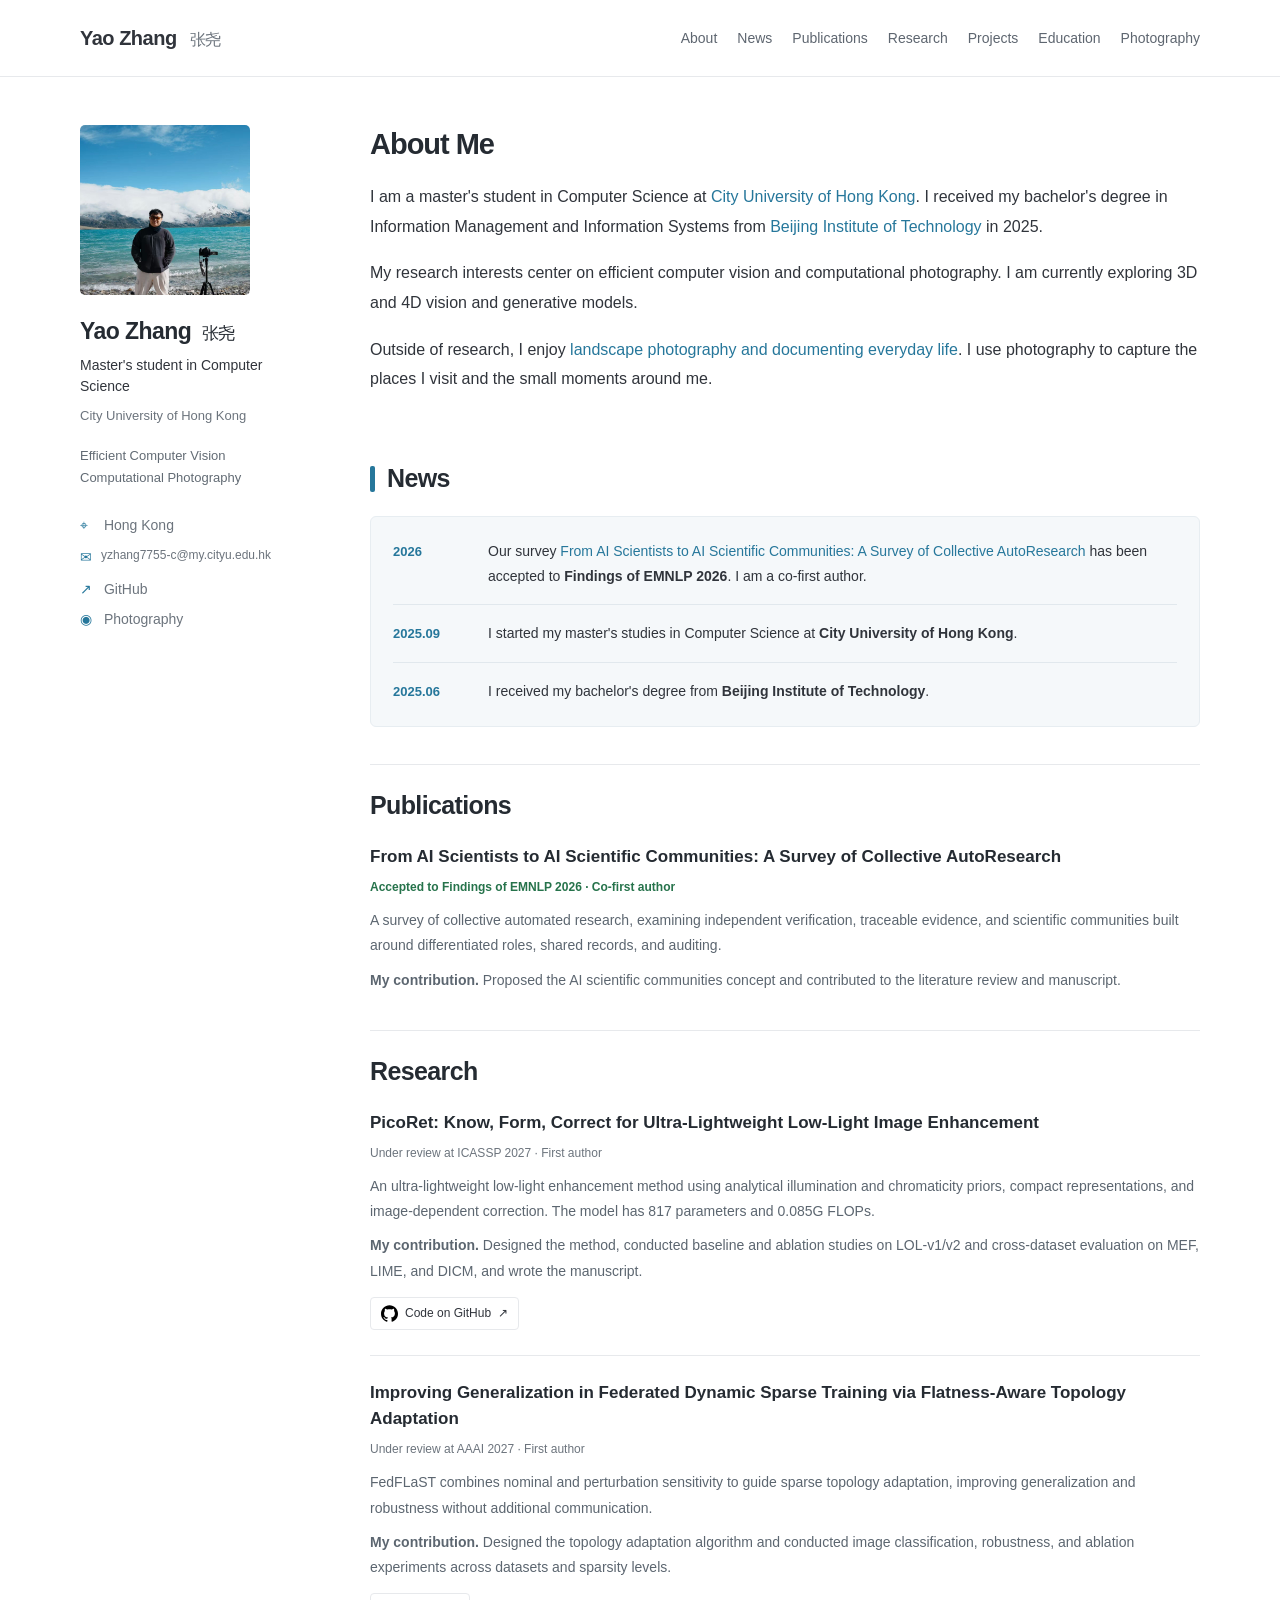
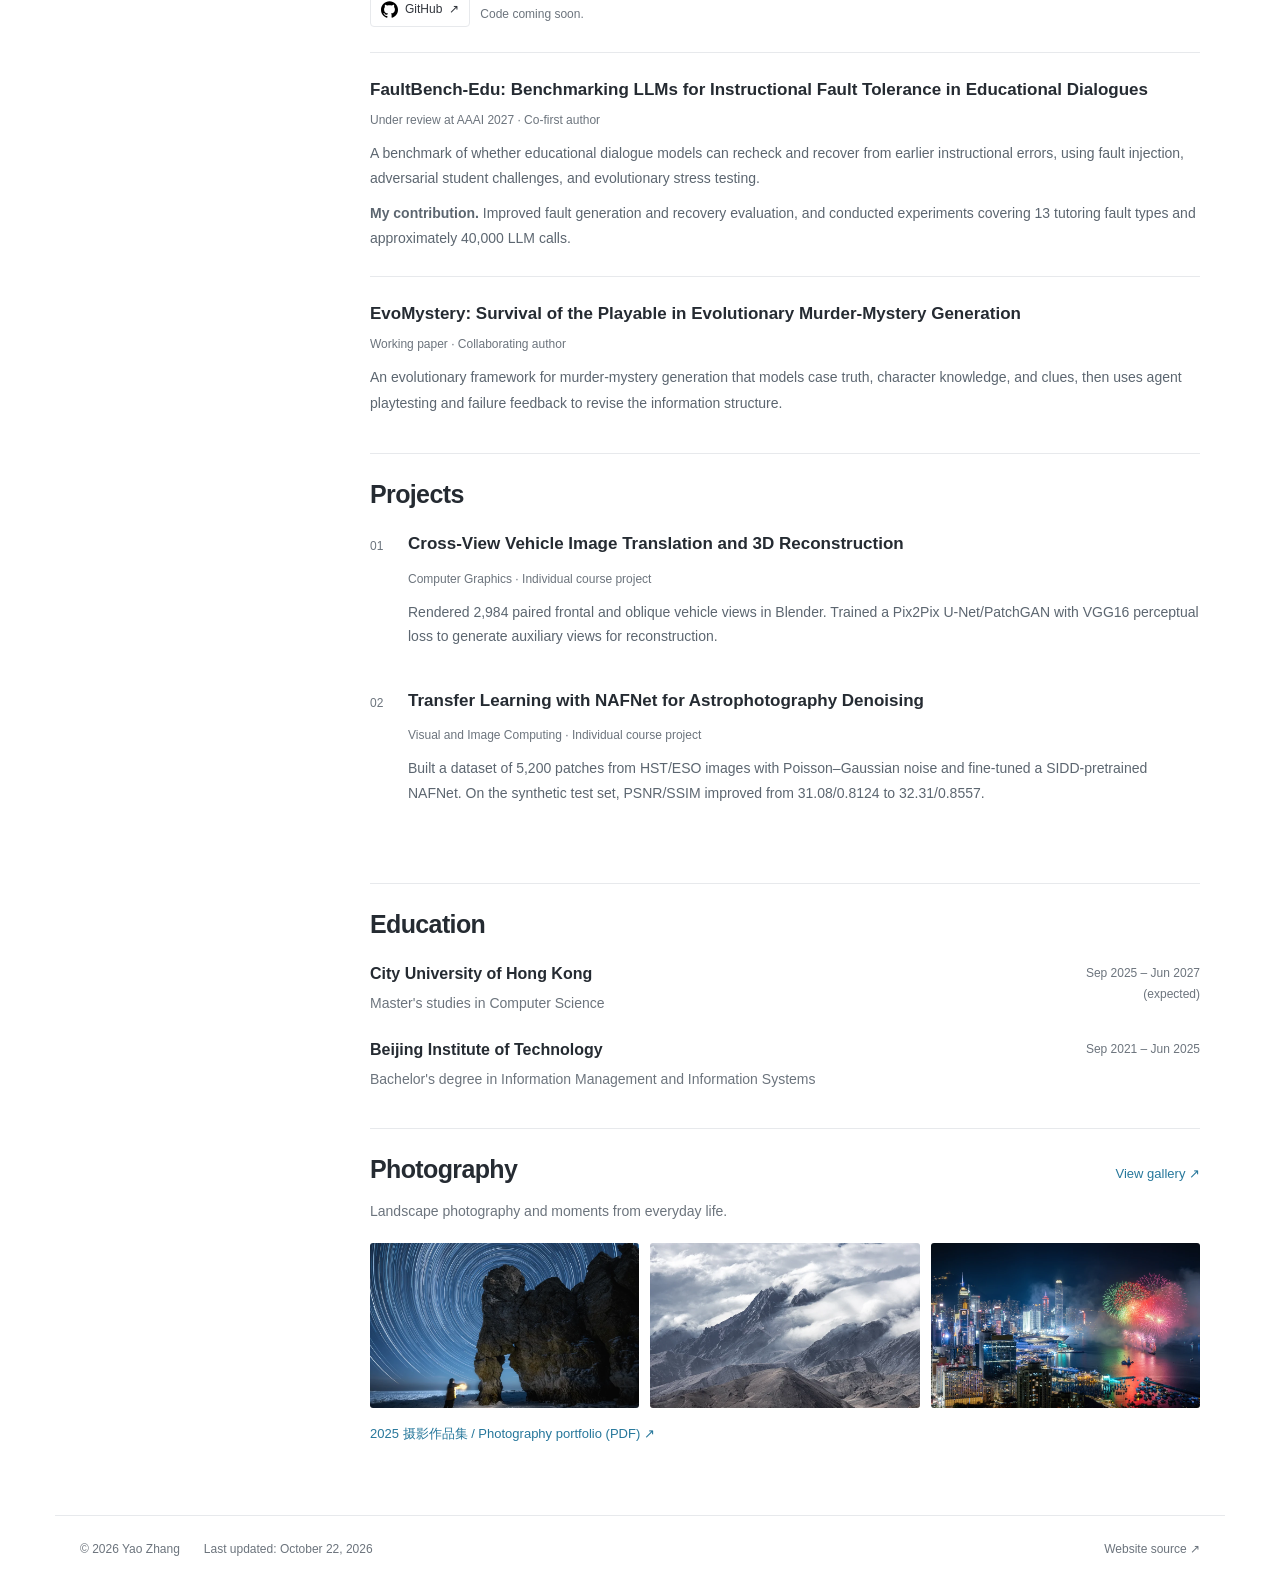
<file: index.html>
<!DOCTYPE html>

<html lang="en">
<head>
<meta charset="utf-8"/>
<meta content="width=device-width,initial-scale=1" name="viewport"/>
<meta content="Yao Zhang, master's student in Computer Science at City University of Hong Kong. Efficient computer vision and computational photography." name="description"/>
<meta content="#ffffff" name="theme-color"/>
<title>Homepage · Yao Zhang</title>
<link href="./assets/favicon.svg" rel="icon" type="image/svg+xml"/>
<link href="./assets/css/academic.css?v=20261022-photo-intro" rel="stylesheet"/>
</head>
<body>
<a class="skip" href="#main">Skip to content</a>
<header class="site-header"><div class="header-inner"><a class="brand" href="./">Yao Zhang <span lang="zh-CN">张尧</span></a><nav aria-label="Main navigation"><a href="#about">About</a><a href="#news">News</a><a href="#publications">Publications</a><a href="#research">Research</a><a href="#projects">Projects</a><a href="#education">Education</a><a href="./photography/?v=20261022-black">Photography</a></nav></div></header>
<div class="academic-layout">
<aside aria-label="Personal information" class="profile">
<a aria-label="Yao Zhang homepage" href="./"><img alt="Yao Zhang beside a mountain lake with his camera" class="portrait portrait-lifestyle" decoding="async" height="170" loading="eager" src="./assets/yao-zhang-outdoors.jpg?v=20261022-photo" width="170"/></a>
<h2>Yao Zhang <span lang="zh-CN">张尧</span></h2>
<p class="profile-role">Master's student in Computer Science</p>
<p class="affiliation">City University of Hong Kong</p>
<p class="profile-interests">Efficient Computer Vision<br/>Computational Photography</p>
<ul class="profile-links"><li><span aria-hidden="true">⌖</span> Hong Kong</li><li><a class="profile-email" href="mailto:yzhang7755-c@my.cityu.edu.hk"><span aria-hidden="true" class="email-symbol">✉</span><span class="email-address">yzhang7755-c@my.cityu.edu.hk</span></a></li><li><a href="https://github.com/Chris-yz888"><span aria-hidden="true">↗</span> GitHub</a></li><li><a href="./photography/?v=20261022-black"><span aria-hidden="true">◉</span> Photography</a></li></ul>
</aside>
<main id="main"><section class="academic-intro" id="about"><h1>About Me</h1>
<p>I am a master's student in Computer Science at <a href="https://www.cityu.edu.hk/">City University of Hong Kong</a>. I received my bachelor's degree in Information Management and Information Systems from <a href="https://english.bit.edu.cn/">Beijing Institute of Technology</a> in 2025.</p>
<p>My research interests center on efficient computer vision and computational photography. I am currently exploring 3D and 4D vision and generative models.</p>
<p>Outside of research, I enjoy <a href="./photography/?v=20261022-black">landscape photography and documenting everyday life</a>. I use photography to capture the places I visit and the small moments around me.</p></section><section aria-labelledby="news-title" class="content-section news-section" id="news">
<h2 id="news-title">News</h2>
<ul class="news-list">
<li><span class="news-date">2026</span><p>Our survey <a href="#collective-autoresearch">From AI Scientists to AI Scientific Communities: A Survey of Collective AutoResearch</a> has been accepted to <strong>Findings of EMNLP 2026</strong>. I am a co-first author.</p></li>
<li><time class="news-date" datetime="2025-09">2025.09</time><p>I started my master's studies in Computer Science at <strong>City University of Hong Kong</strong>.</p></li>
<li><time class="news-date" datetime="2025-06">2025.06</time><p>I received my bachelor's degree from <strong>Beijing Institute of Technology</strong>.</p></li>
</ul></section><section class="content-section" id="publications"><h2>Publications</h2><article class="publication" id="collective-autoresearch"><div><h3>From AI Scientists to AI Scientific Communities: A Survey of Collective AutoResearch</h3><small class="publication-status accepted">Accepted to Findings of EMNLP 2026 · Co-first author</small><p>A survey of collective automated research, examining independent verification, traceable evidence, and scientific communities built around differentiated roles, shared records, and auditing.</p><p><strong>My contribution.</strong> Proposed the AI scientific communities concept and contributed to the literature review and manuscript.</p></div></article></section><section class="content-section" id="research"><h2>Research</h2><article class="publication" id="picoret"><div><h3>PicoRet: Know, Form, Correct for Ultra-Lightweight Low-Light Image Enhancement</h3><small class="publication-status">Under review at ICASSP 2027 · First author</small><p>An ultra-lightweight low-light enhancement method using analytical illumination and chromaticity priors, compact representations, and image-dependent correction. The model has 817 parameters and 0.085G FLOPs.</p><p><strong>My contribution.</strong> Designed the method, conducted baseline and ablation studies on LOL-v1/v2 and cross-dataset evaluation on MEF, LIME, and DICM, and wrote the manuscript.</p><p class="research-code"><a aria-label="PicoRet source code on GitHub" class="github-code" href="https://github.com/Chris-yz888/PicoRet" rel="noopener noreferrer" target="_blank"><img alt="" height="17" src="./assets/icons/github.svg" width="17"/><span>Code on GitHub</span><span aria-hidden="true">↗</span></a></p></div></article><article class="publication" id="fedflast"><div><h3>Improving Generalization in Federated Dynamic Sparse Training via Flatness-Aware Topology Adaptation</h3><small class="publication-status">Under review at AAAI 2027 · First author</small><p>FedFLaST combines nominal and perturbation sensitivity to guide sparse topology adaptation, improving generalization and robustness without additional communication.</p><p><strong>My contribution.</strong> Designed the topology adaptation algorithm and conducted image classification, robustness, and ablation experiments across datasets and sparsity levels.</p><p class="research-code"><a aria-label="FedFLaST repository on GitHub" class="github-code" href="https://github.com/Chris-yz888/FedFLaST" rel="noopener noreferrer" target="_blank"><img alt="" height="17" src="./assets/icons/github.svg" width="17"/><span>GitHub</span><span aria-hidden="true">↗</span></a><span class="code-note">Code coming soon.</span></p></div></article><article class="publication"><div><h3>FaultBench-Edu: Benchmarking LLMs for Instructional Fault Tolerance in Educational Dialogues</h3><small class="publication-status">Under review at AAAI 2027 · Co-first author</small><p>A benchmark of whether educational dialogue models can recheck and recover from earlier instructional errors, using fault injection, adversarial student challenges, and evolutionary stress testing.</p><p><strong>My contribution.</strong> Improved fault generation and recovery evaluation, and conducted experiments covering 13 tutoring fault types and approximately 40,000 LLM calls.</p></div></article><article class="publication"><div><h3>EvoMystery: Survival of the Playable in Evolutionary Murder-Mystery Generation</h3><small class="publication-status">Working paper · Collaborating author</small><p>An evolutionary framework for murder-mystery generation that models case truth, character knowledge, and clues, then uses agent playtesting and failure feedback to revise the information structure.</p></div></article></section><section class="content-section" id="projects"><h2>Projects</h2><article class="project"><span class="project-index">01</span><div><h3>Cross-View Vehicle Image Translation and 3D Reconstruction</h3><small>Computer Graphics · Individual course project</small><p>Rendered 2,984 paired frontal and oblique vehicle views in Blender. Trained a Pix2Pix U-Net/PatchGAN with VGG16 perceptual loss to generate auxiliary views for reconstruction.</p></div></article><article class="project"><span class="project-index">02</span><div><h3>Transfer Learning with NAFNet for Astrophotography Denoising</h3><small>Visual and Image Computing · Individual course project</small><p>Built a dataset of 5,200 patches from HST/ESO images with Poisson–Gaussian noise and fine-tuned a SIDD-pretrained NAFNet. On the synthetic test set, PSNR/SSIM improved from 31.08/0.8124 to 32.31/0.8557.</p></div></article></section><section class="content-section" id="education"><h2>Education</h2>
<div class="education-entry"><div><h3>City University of Hong Kong</h3><p>Master's studies in Computer Science</p></div><span>Sep 2025 – Jun 2027<br/>(expected)</span></div>
<div class="education-entry"><div><h3>Beijing Institute of Technology</h3><p>Bachelor's degree in Information Management and Information Systems</p></div><span>Sep 2021 – Jun 2025</span></div></section>
<section class="content-section"><div class="section-heading"><h2>Photography</h2><a href="./photography/?v=20261022-black">View gallery ↗</a></div><p>Landscape photography and moments from everyday life.</p><div class="photo-preview"><a href="./photography/?v=20261022-black"><img alt="Star trails above a rock formation and a photographer" loading="lazy" src="./assets/photos/collection-1ac95fd38c33-thumb.webp"/></a><a href="./photography/?v=20261022-black"><img alt="Clouds winding between sharp mountain peaks" loading="lazy" src="./assets/photos/collection-117925407a28-thumb.webp"/></a><a href="./photography/?v=20261022-black"><img alt="Fireworks lighting up the city waterfront" loading="lazy" src="./assets/photos/collection-c876d3eb8f6c-thumb.webp"/></a></div><p class="portfolio-home"><a href="./assets/Yao-Zhang-Photography-2025.pdf" rel="noopener noreferrer" target="_blank">2025 摄影作品集 / Photography portfolio (PDF) ↗</a></p></section></main>
</div>
<footer class="footer"><span>© <span id="year">2026</span> Yao Zhang</span><span class="site-updated">Last updated: <time datetime="2026-10-22">October 22, 2026</time></span><a href="https://github.com/Chris-yz888/Chris-yz888.github.io">Website source ↗</a></footer>
<script defer="" src="./assets/js/main.js"></script>
</body></html>
</file>
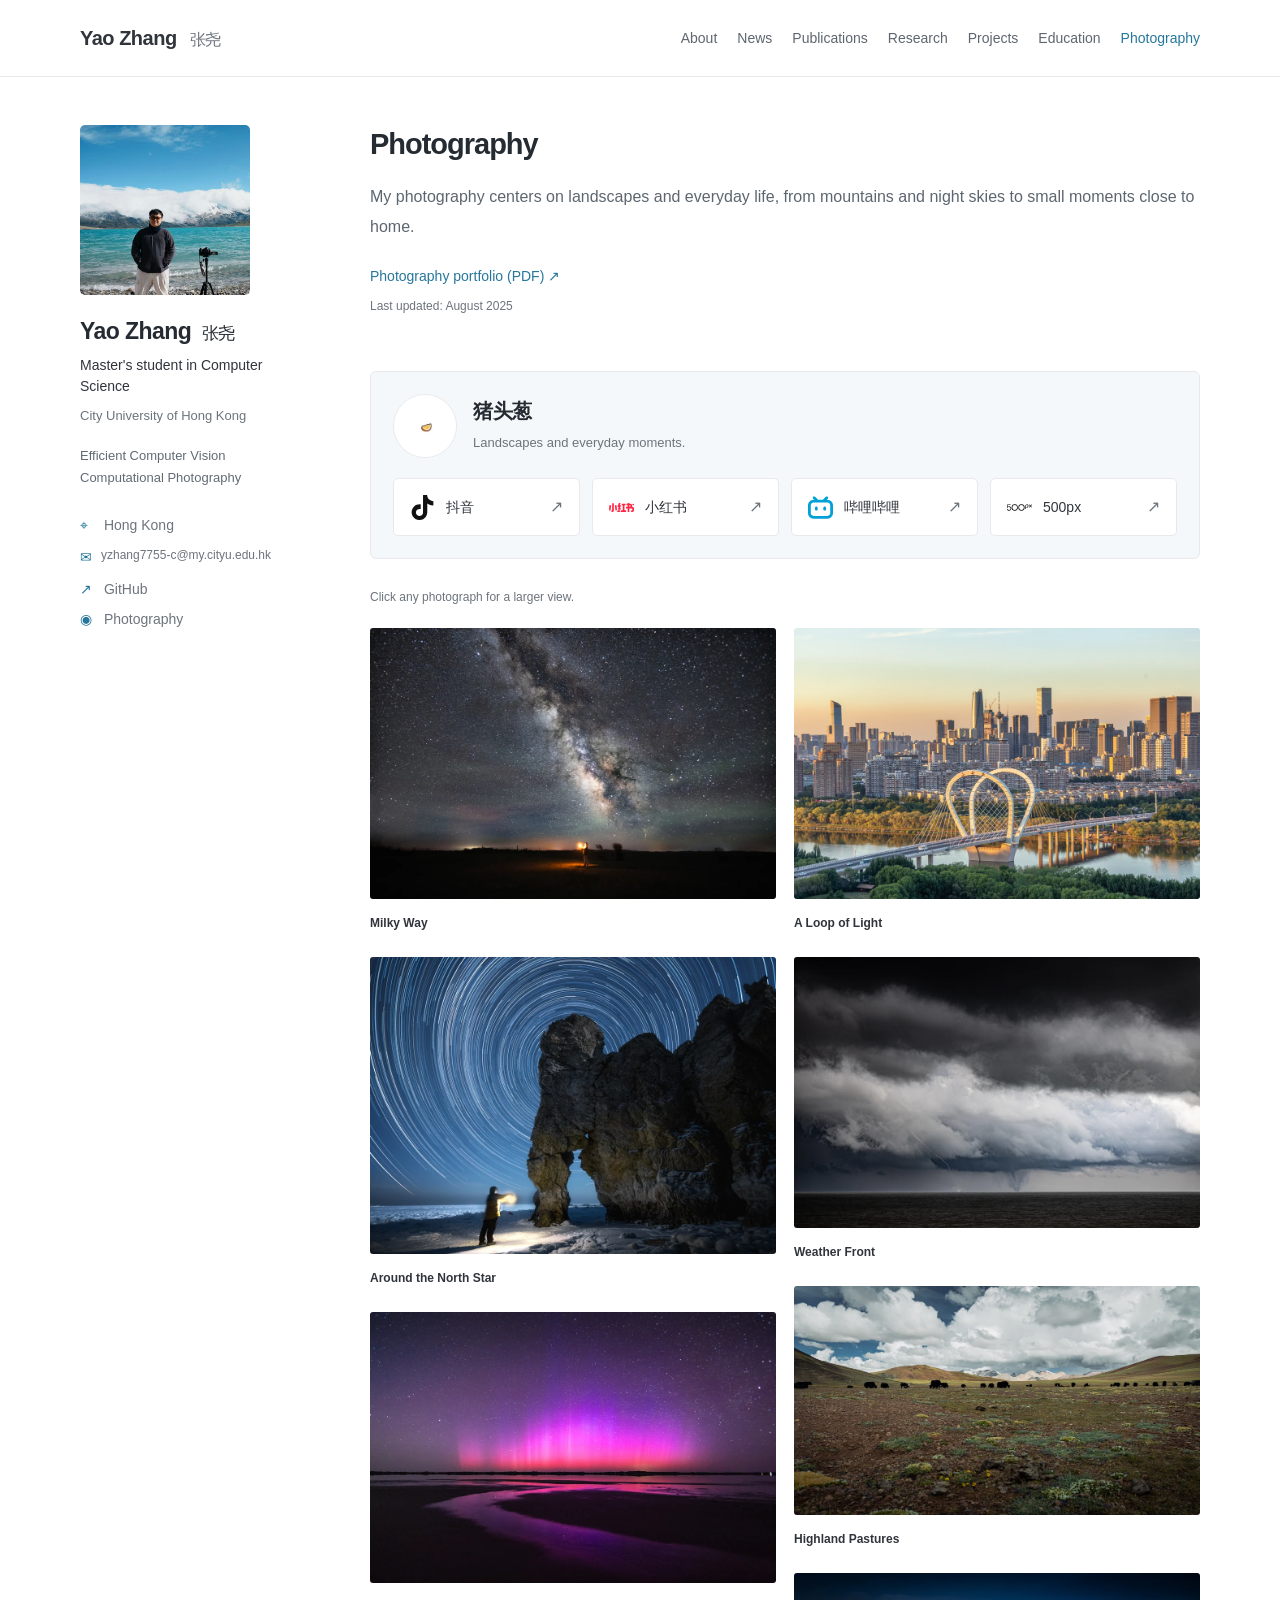
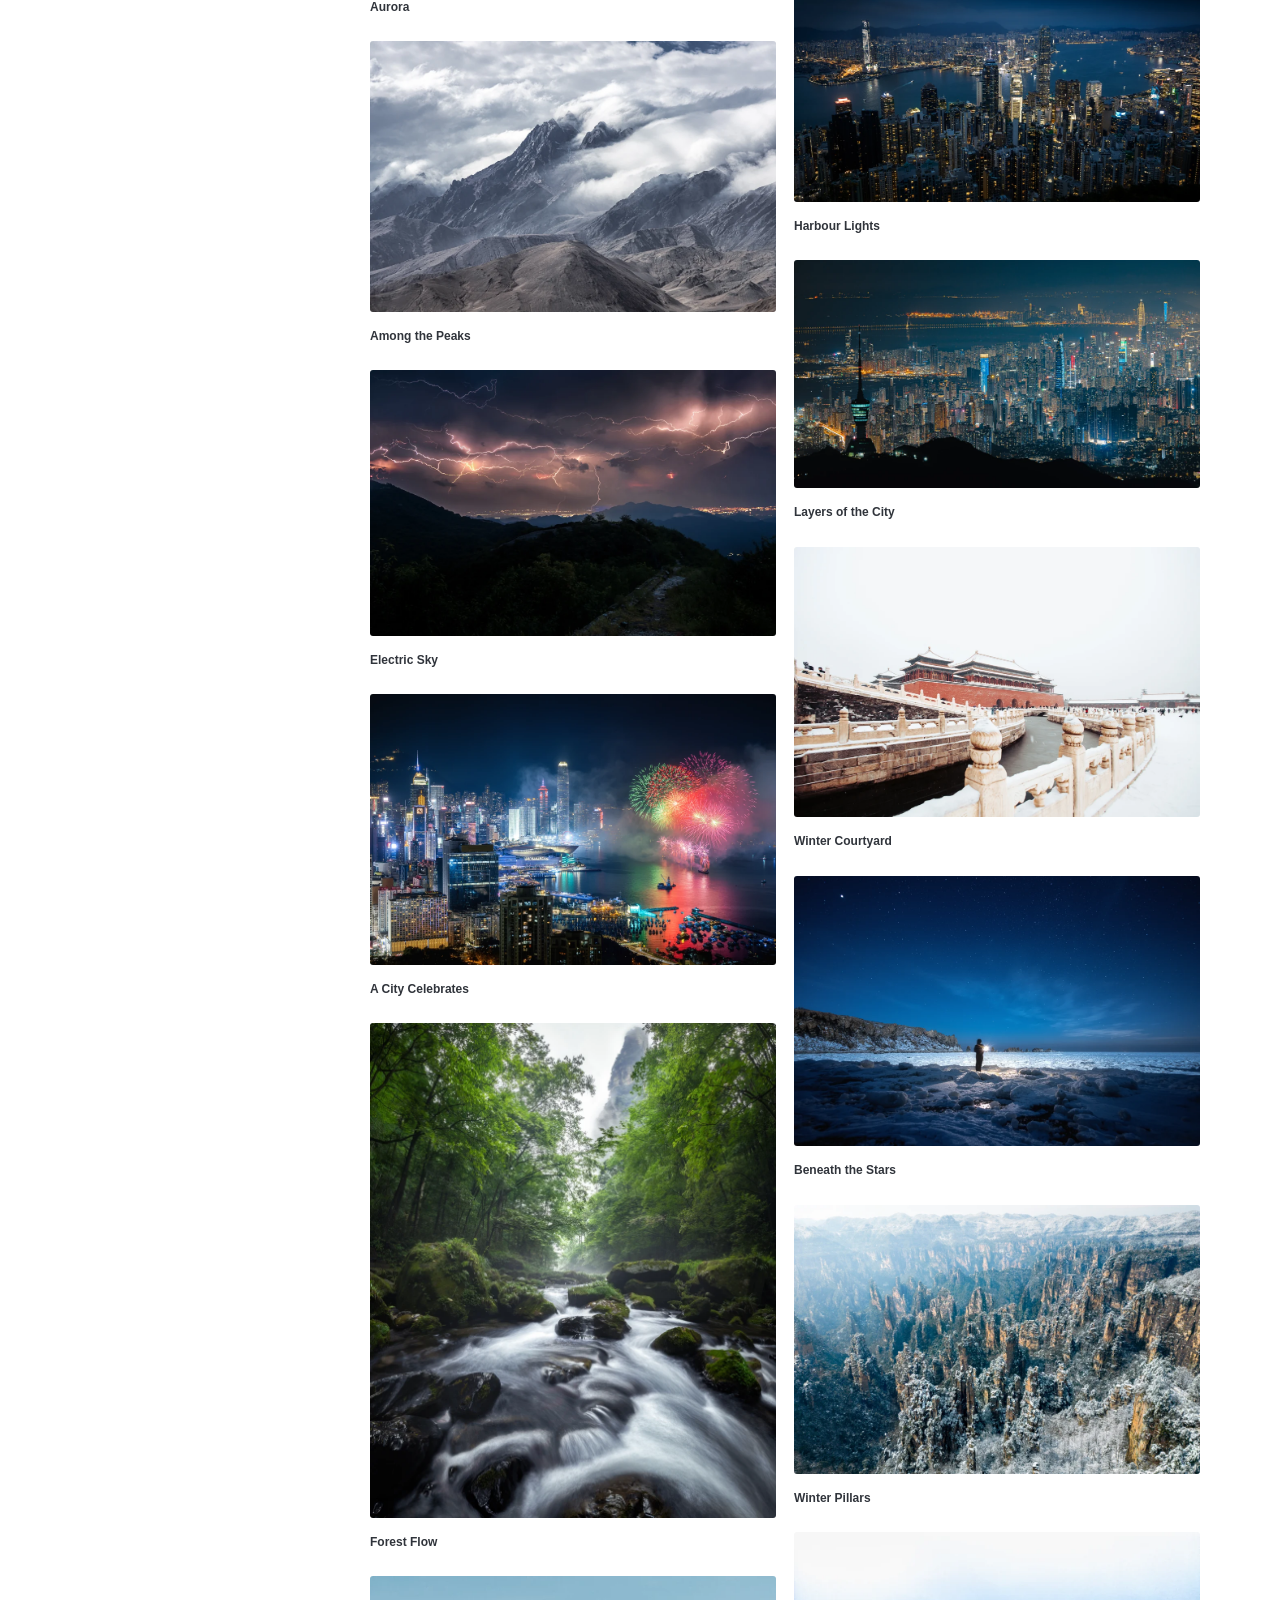
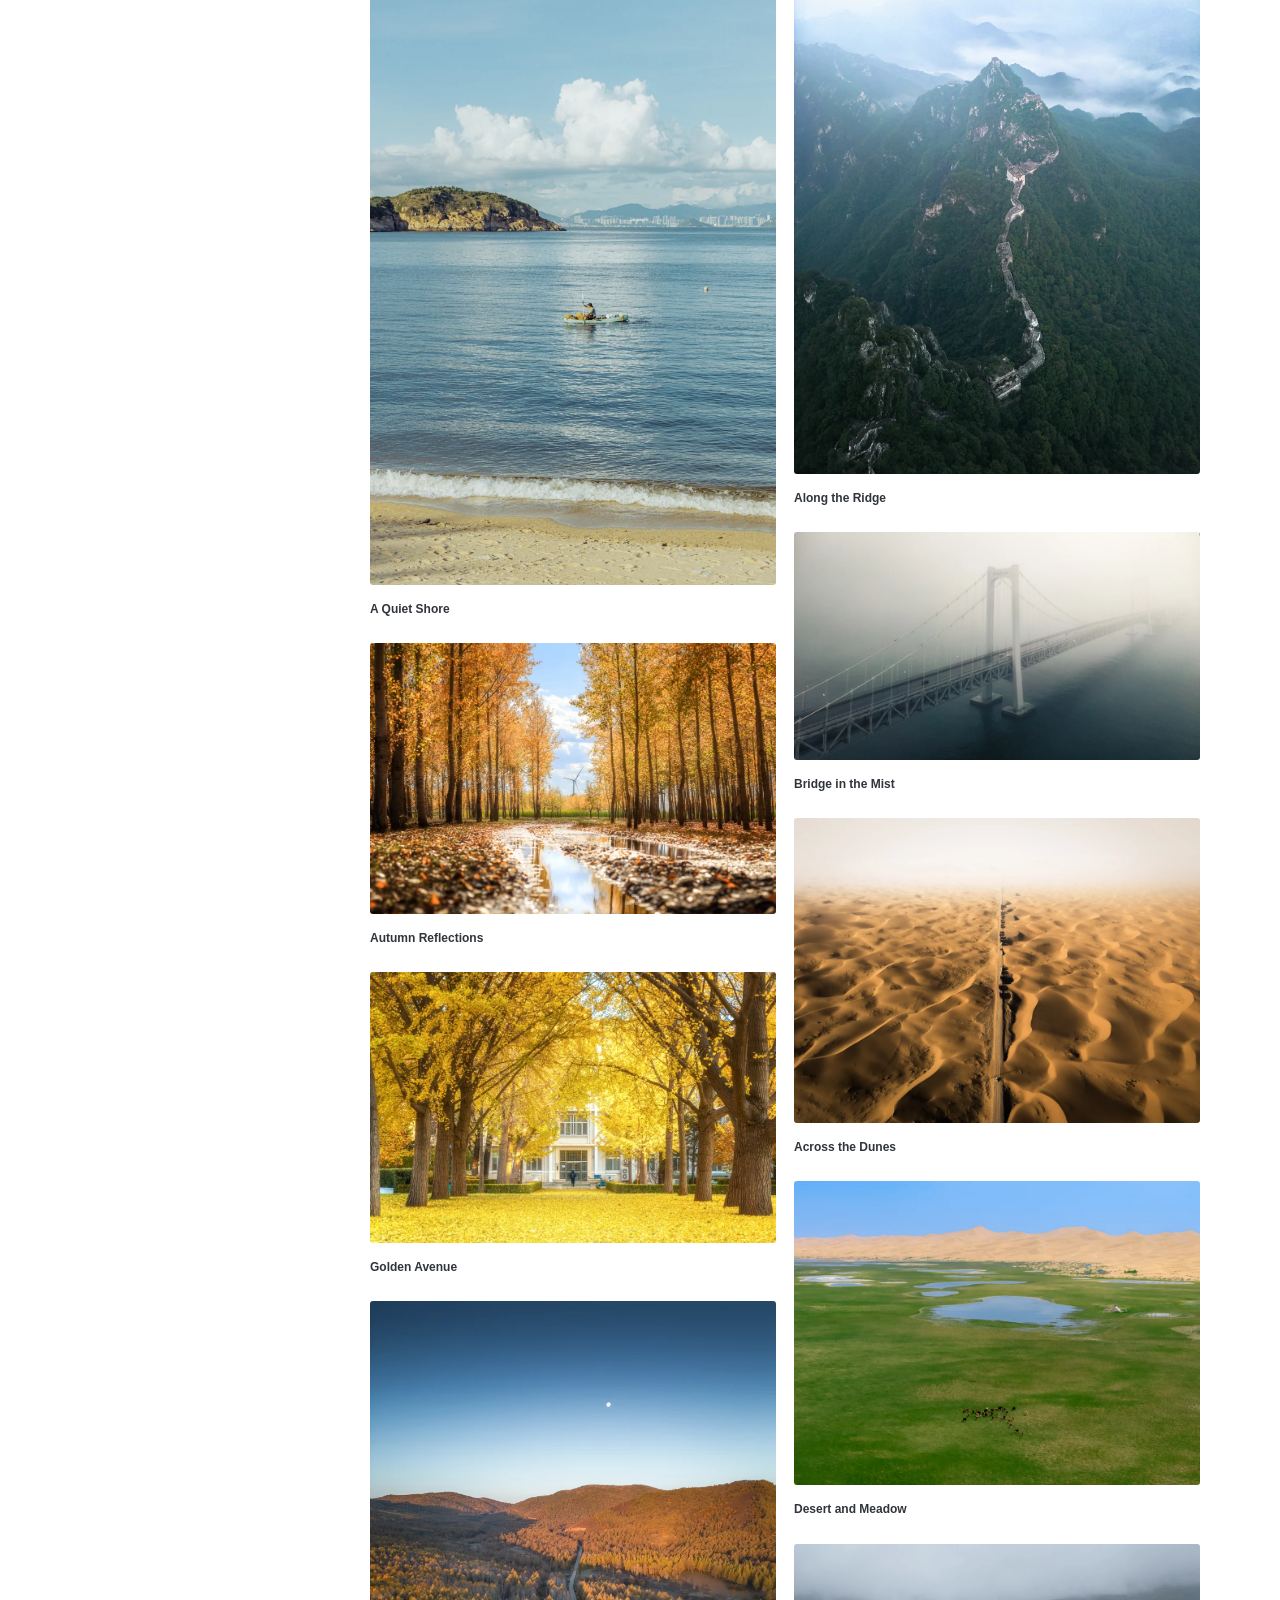
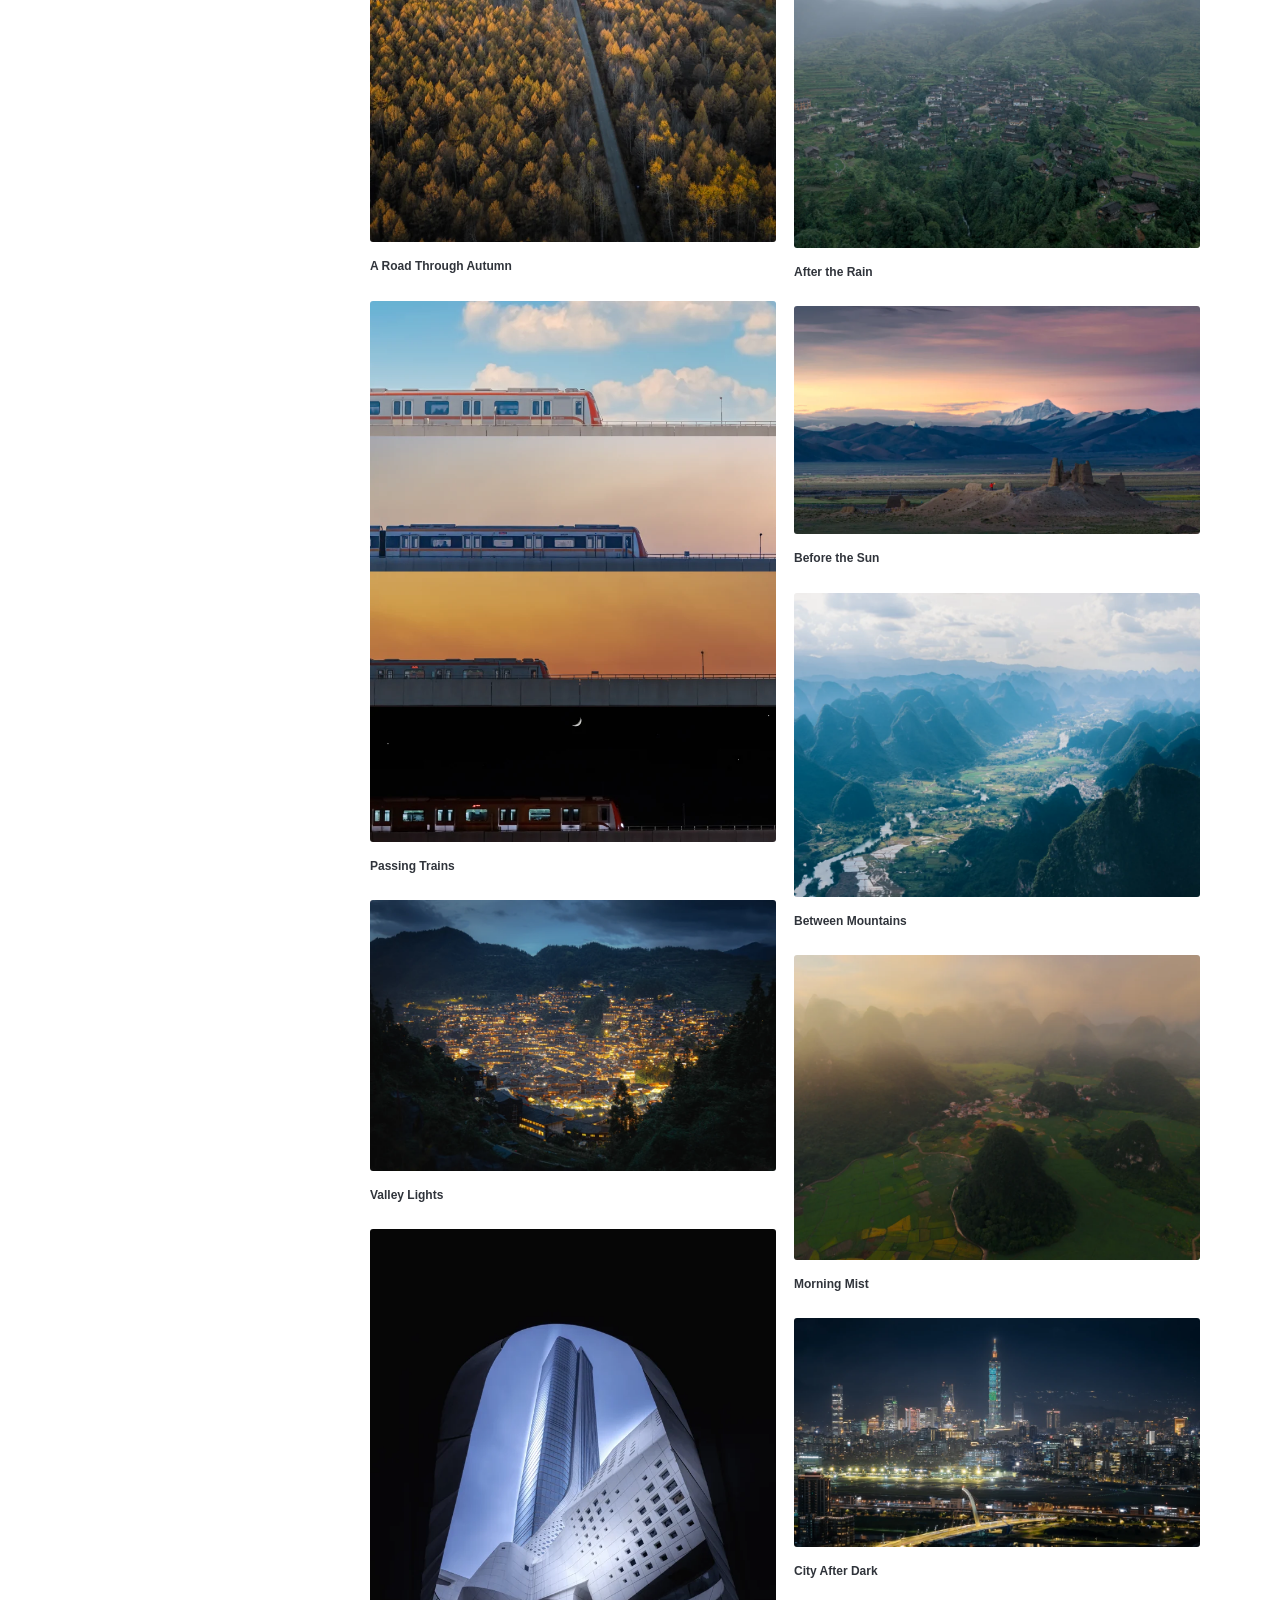
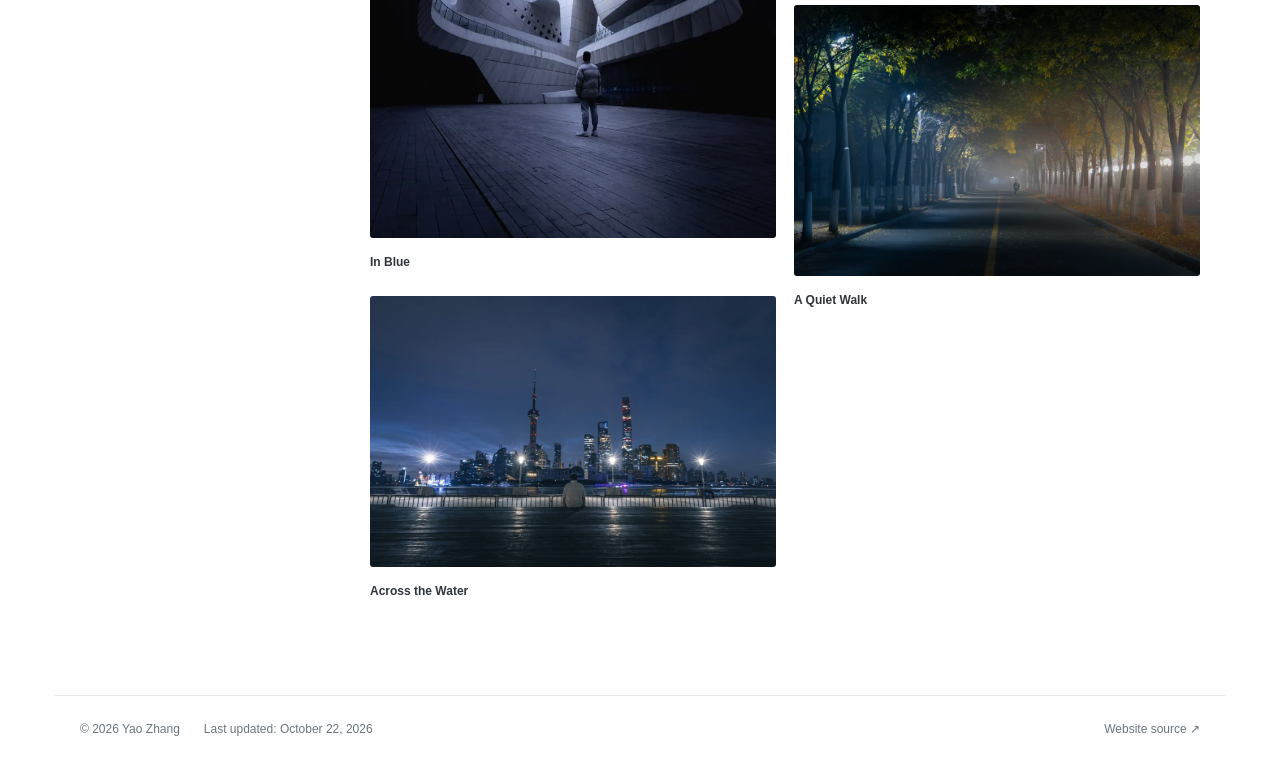
<file: photography/index.html>
<!DOCTYPE html>

<html lang="en">
<head>
<meta charset="utf-8"/>
<meta content="width=device-width,initial-scale=1" name="viewport"/>
<meta content="Landscape photography and moments from everyday life by Yao Zhang." name="description"/>
<meta content="#ffffff" name="theme-color"/>
<title>Photography · Yao Zhang</title>
<link href="../assets/favicon.svg" rel="icon" type="image/svg+xml"/>
<link href="../assets/css/academic.css?v=20261022-social-four" rel="stylesheet"/>
</head>
<body>
<a class="skip" href="#main">Skip to content</a>
<header class="site-header"><div class="header-inner"><a class="brand" href="../">Yao Zhang <span lang="zh-CN">张尧</span></a><nav aria-label="Main navigation"><a href="../#about">About</a><a href="../#news">News</a><a href="../#publications">Publications</a><a href="../#research">Research</a><a href="../#projects">Projects</a><a href="../#education">Education</a><a aria-current="page" href="../photography/">Photography</a></nav></div></header>
<div class="academic-layout">
<aside aria-label="Personal information" class="profile">
<a aria-label="Yao Zhang homepage" href="../"><img alt="Yao Zhang beside a mountain lake with his camera" class="portrait portrait-lifestyle" decoding="async" height="170" loading="eager" src="../assets/yao-zhang-outdoors.jpg?v=20261022-photo" width="170"/></a>
<h2>Yao Zhang <span lang="zh-CN">张尧</span></h2>
<p class="profile-role">Master's student in Computer Science</p>
<p class="affiliation">City University of Hong Kong</p>
<p class="profile-interests">Efficient Computer Vision<br/>Computational Photography</p>
<ul class="profile-links"><li><span aria-hidden="true">⌖</span> Hong Kong</li><li><a class="profile-email" href="mailto:yzhang7755-c@my.cityu.edu.hk"><span aria-hidden="true" class="email-symbol">✉</span><span class="email-address">yzhang7755-c@my.cityu.edu.hk</span></a></li><li><a href="https://github.com/Chris-yz888"><span aria-hidden="true">↗</span> GitHub</a></li><li><a href="../photography/"><span aria-hidden="true">◉</span> Photography</a></li></ul>
</aside>
<main id="main"><section class="photo-introduction"><h1>Photography</h1><p>My photography centers on landscapes and everyday life, from mountains and night skies to small moments close to home.</p><p class="portfolio-line"><a href="../assets/Yao-Zhang-Photography-2025.pdf" rel="noopener noreferrer" target="_blank">Photography portfolio (PDF) ↗</a><span class="portfolio-updated">Last updated: <time datetime="2025-08">August 2025</time></span></p></section><section aria-label="Photography social media" class="social-profile"><div class="social-identity"><img alt="猪头葱的橘子头像" height="64" src="../assets/social-avatar.webp" width="64"/><div><h2 lang="zh-CN">猪头葱</h2><p>Landscapes and everyday moments.</p></div></div><div class="social-platform-links"><a aria-label="猪头葱的抖音主页" href="https://v.douyin.com/2uxM5YL_nkY/" rel="noopener noreferrer" target="_blank"><img alt="" height="25" src="../assets/icons/douyin.svg" width="25"/><span>抖音</span><span aria-hidden="true" class="external-arrow">↗</span></a><a aria-label="猪头葱的小红书主页" href="https://xhslink.cn/o/3rZmlnPtqx2" rel="noopener noreferrer" target="_blank"><img alt="" height="25" src="../assets/icons/xiaohongshu.svg" width="25"/><span>小红书</span><span aria-hidden="true" class="external-arrow">↗</span></a><a aria-label="猪头葱的哔哩哔哩主页" href="https://space.bilibili.com/1207486525" rel="noopener noreferrer" target="_blank"><img alt="" height="25" src="../assets/icons/bilibili.svg" width="25"/><span>哔哩哔哩</span><span aria-hidden="true" class="external-arrow">↗</span></a><a aria-label="Yao Zhang on 500px" href="https://500px.com.cn/p/chriszy" rel="noopener noreferrer" target="_blank"><img alt="" height="25" src="../assets/icons/500px.svg" width="25"/><span>500px</span><span aria-hidden="true" class="external-arrow">↗</span></a></div></section><p class="gallery-note">Click any photograph for a larger view.</p><section aria-label="Photography gallery" class="masonry"><figure class="gallery-item"><button class="photo-open" data-alt="The Milky Way above an open landscape" data-caption="Milky Way" data-src="../assets/photos/collection-e473a9ca15b3.webp" type="button"><img alt="The Milky Way above an open landscape" decoding="async" height="667" loading="lazy" src="../assets/photos/collection-e473a9ca15b3-thumb.webp" width="1000"/><span aria-hidden="true" class="zoom-indicator">↗</span></button><figcaption><strong>Milky Way</strong></figcaption></figure><figure class="gallery-item"><button class="photo-open" data-alt="Star trails above a rock formation and a photographer" data-caption="Around the North Star" data-src="../assets/photos/collection-1ac95fd38c33.webp" type="button"><img alt="Star trails above a rock formation and a photographer" decoding="async" height="730" loading="lazy" src="../assets/photos/collection-1ac95fd38c33-thumb.webp" width="1000"/><span aria-hidden="true" class="zoom-indicator">↗</span></button><figcaption><strong>Around the North Star</strong></figcaption></figure><figure class="gallery-item"><button class="photo-open" data-alt="Pink aurora reflected across a dark tidal landscape" data-caption="Aurora" data-src="../assets/photos/collection-ca15930fdd95.webp" type="button"><img alt="Pink aurora reflected across a dark tidal landscape" decoding="async" height="667" loading="lazy" src="../assets/photos/collection-ca15930fdd95-thumb.webp" width="1000"/><span aria-hidden="true" class="zoom-indicator">↗</span></button><figcaption><strong>Aurora</strong></figcaption></figure><figure class="gallery-item"><button class="photo-open" data-alt="Clouds winding between sharp mountain peaks" data-caption="Among the Peaks" data-src="../assets/photos/collection-117925407a28.webp" type="button"><img alt="Clouds winding between sharp mountain peaks" decoding="async" height="667" loading="lazy" src="../assets/photos/collection-117925407a28-thumb.webp" width="1000"/><span aria-hidden="true" class="zoom-indicator">↗</span></button><figcaption><strong>Among the Peaks</strong></figcaption></figure><figure class="gallery-item"><button class="photo-open" data-alt="Branching lightning illuminating the night above the mountains" data-caption="Electric Sky" data-src="../assets/photos/collection-a19a5a24fe89.webp" type="button"><img alt="Branching lightning illuminating the night above the mountains" decoding="async" height="655" loading="lazy" src="../assets/photos/collection-a19a5a24fe89-thumb.webp" width="1000"/><span aria-hidden="true" class="zoom-indicator">↗</span></button><figcaption><strong>Electric Sky</strong></figcaption></figure><figure class="gallery-item"><button class="photo-open" data-alt="Fireworks lighting up the city waterfront" data-caption="A City Celebrates" data-src="../assets/photos/collection-c876d3eb8f6c.webp" type="button"><img alt="Fireworks lighting up the city waterfront" decoding="async" height="667" loading="lazy" src="../assets/photos/collection-c876d3eb8f6c-thumb.webp" width="1000"/><span aria-hidden="true" class="zoom-indicator">↗</span></button><figcaption><strong>A City Celebrates</strong></figcaption></figure><figure class="gallery-item"><button class="photo-open" data-alt="Water flowing through a lush green forest" data-caption="Forest Flow" data-src="../assets/photos/collection-59eaab3466a5.webp" type="button"><img alt="Water flowing through a lush green forest" decoding="async" height="1000" loading="lazy" src="../assets/photos/collection-59eaab3466a5-thumb.webp" width="820"/><span aria-hidden="true" class="zoom-indicator">↗</span></button><figcaption><strong>Forest Flow</strong></figcaption></figure><figure class="gallery-item"><button class="photo-open" data-alt="A small boat on calm blue water beside a beach" data-caption="A Quiet Shore" data-src="../assets/photos/collection-53a488189104.webp" type="button"><img alt="A small boat on calm blue water beside a beach" decoding="async" height="1000" loading="lazy" src="../assets/photos/collection-53a488189104-thumb.webp" width="667"/><span aria-hidden="true" class="zoom-indicator">↗</span></button><figcaption><strong>A Quiet Shore</strong></figcaption></figure><figure class="gallery-item"><button class="photo-open" data-alt="Golden autumn trees reflected in a forest puddle" data-caption="Autumn Reflections" data-src="../assets/photos/collection-efa584cffc39.webp" type="button"><img alt="Golden autumn trees reflected in a forest puddle" decoding="async" height="667" loading="lazy" src="../assets/photos/collection-efa584cffc39-thumb.webp" width="1000"/><span aria-hidden="true" class="zoom-indicator">↗</span></button><figcaption><strong>Autumn Reflections</strong></figcaption></figure><figure class="gallery-item"><button class="photo-open" data-alt="A tree-lined avenue covered in golden autumn leaves" data-caption="Golden Avenue" data-src="../assets/photos/collection-7699774eae75.webp" type="button"><img alt="A tree-lined avenue covered in golden autumn leaves" decoding="async" height="667" loading="lazy" src="../assets/photos/collection-7699774eae75-thumb.webp" width="1000"/><span aria-hidden="true" class="zoom-indicator">↗</span></button><figcaption><strong>Golden Avenue</strong></figcaption></figure><figure class="gallery-item"><button class="photo-open" data-alt="A straight road through a golden mountain forest" data-caption="A Road Through Autumn" data-src="../assets/photos/collection-26733e4bae10.webp" type="button"><img alt="A straight road through a golden mountain forest" decoding="async" height="1000" loading="lazy" src="../assets/photos/collection-26733e4bae10-thumb.webp" width="750"/><span aria-hidden="true" class="zoom-indicator">↗</span></button><figcaption><strong>A Road Through Autumn</strong></figcaption></figure><figure class="gallery-item"><button class="photo-open" data-alt="Trains passing beneath the sky at different times of day" data-caption="Passing Trains" data-src="../assets/photos/collection-b47c96151af1.webp" type="button"><img alt="Trains passing beneath the sky at different times of day" decoding="async" height="1000" loading="lazy" src="../assets/photos/collection-b47c96151af1-thumb.webp" width="750"/><span aria-hidden="true" class="zoom-indicator">↗</span></button><figcaption><strong>Passing Trains</strong></figcaption></figure><figure class="gallery-item"><button class="photo-open" data-alt="A brightly lit town between dark mountains" data-caption="Valley Lights" data-src="../assets/photos/collection-b4e9e9aeeebd.webp" type="button"><img alt="A brightly lit town between dark mountains" decoding="async" height="667" loading="lazy" src="../assets/photos/collection-b4e9e9aeeebd-thumb.webp" width="1000"/><span aria-hidden="true" class="zoom-indicator">↗</span></button><figcaption><strong>Valley Lights</strong></figcaption></figure><figure class="gallery-item"><button class="photo-open" data-alt="A sculptural building illuminated in blue at night" data-caption="In Blue" data-src="../assets/photos/collection-06ff023ba7c0.webp" type="button"><img alt="A sculptural building illuminated in blue at night" decoding="async" height="1000" loading="lazy" src="../assets/photos/collection-06ff023ba7c0-thumb.webp" width="667"/><span aria-hidden="true" class="zoom-indicator">↗</span></button><figcaption><strong>In Blue</strong></figcaption></figure><figure class="gallery-item"><button class="photo-open" data-alt="A city skyline and its reflections at night" data-caption="Across the Water" data-src="../assets/photos/collection-0516e5eda52a.webp" type="button"><img alt="A city skyline and its reflections at night" decoding="async" height="667" loading="lazy" src="../assets/photos/collection-0516e5eda52a-thumb.webp" width="1000"/><span aria-hidden="true" class="zoom-indicator">↗</span></button><figcaption><strong>Across the Water</strong></figcaption></figure><figure class="gallery-item"><button class="photo-open" data-alt="A looping bridge and city towers in warm light" data-caption="A Loop of Light" data-src="../assets/photos/collection-6428e7da25f5.webp" type="button"><img alt="A looping bridge and city towers in warm light" decoding="async" height="667" loading="lazy" src="../assets/photos/collection-6428e7da25f5-thumb.webp" width="1000"/><span aria-hidden="true" class="zoom-indicator">↗</span></button><figcaption><strong>A Loop of Light</strong></figcaption></figure><figure class="gallery-item"><button class="photo-open" data-alt="A dark storm cloud rolling across an open landscape" data-caption="Weather Front" data-src="../assets/photos/collection-1c8736759faf.webp" type="button"><img alt="A dark storm cloud rolling across an open landscape" decoding="async" height="667" loading="lazy" src="../assets/photos/collection-1c8736759faf-thumb.webp" width="1000"/><span aria-hidden="true" class="zoom-indicator">↗</span></button><figcaption><strong>Weather Front</strong></figcaption></figure><figure class="gallery-item"><button class="photo-open" data-alt="Grazing animals on an open highland pasture" data-caption="Highland Pastures" data-src="../assets/photos/collection-4efa6e55694a.webp" type="button"><img alt="Grazing animals on an open highland pasture" decoding="async" height="563" loading="lazy" src="../assets/photos/collection-4efa6e55694a-thumb.webp" width="1000"/><span aria-hidden="true" class="zoom-indicator">↗</span></button><figcaption><strong>Highland Pastures</strong></figcaption></figure><figure class="gallery-item"><button class="photo-open" data-alt="The city and harbour illuminated after dark" data-caption="Harbour Lights" data-src="../assets/photos/collection-b00376526729.webp" type="button"><img alt="The city and harbour illuminated after dark" decoding="async" height="563" loading="lazy" src="../assets/photos/collection-b00376526729-thumb.webp" width="1000"/><span aria-hidden="true" class="zoom-indicator">↗</span></button><figcaption><strong>Harbour Lights</strong></figcaption></figure><figure class="gallery-item"><button class="photo-open" data-alt="City towers and distant lights seen from a hillside" data-caption="Layers of the City" data-src="../assets/photos/collection-065664ca23a8.webp" type="button"><img alt="City towers and distant lights seen from a hillside" decoding="async" height="563" loading="lazy" src="../assets/photos/collection-065664ca23a8-thumb.webp" width="1000"/><span aria-hidden="true" class="zoom-indicator">↗</span></button><figcaption><strong>Layers of the City</strong></figcaption></figure><figure class="gallery-item"><button class="photo-open" data-alt="Snow on stone bridges and palace buildings" data-caption="Winter Courtyard" data-src="../assets/photos/collection-19354788d250.webp" type="button"><img alt="Snow on stone bridges and palace buildings" decoding="async" height="667" loading="lazy" src="../assets/photos/collection-19354788d250-thumb.webp" width="1000"/><span aria-hidden="true" class="zoom-indicator">↗</span></button><figcaption><strong>Winter Courtyard</strong></figcaption></figure><figure class="gallery-item"><button class="photo-open" data-alt="A lone figure on a frozen shoreline under the stars" data-caption="Beneath the Stars" data-src="../assets/photos/collection-734e45fd2c87.webp" type="button"><img alt="A lone figure on a frozen shoreline under the stars" decoding="async" height="667" loading="lazy" src="../assets/photos/collection-734e45fd2c87-thumb.webp" width="1000"/><span aria-hidden="true" class="zoom-indicator">↗</span></button><figcaption><strong>Beneath the Stars</strong></figcaption></figure><figure class="gallery-item"><button class="photo-open" data-alt="Snow-covered sandstone pillars seen from above" data-caption="Winter Pillars" data-src="../assets/photos/collection-8d77770ecc8b.webp" type="button"><img alt="Snow-covered sandstone pillars seen from above" decoding="async" height="664" loading="lazy" src="../assets/photos/collection-8d77770ecc8b-thumb.webp" width="1000"/><span aria-hidden="true" class="zoom-indicator">↗</span></button><figcaption><strong>Winter Pillars</strong></figcaption></figure><figure class="gallery-item"><button class="photo-open" data-alt="A winding wall following a misty mountain ridge" data-caption="Along the Ridge" data-src="../assets/photos/collection-82bd23a5b5a6.webp" type="button"><img alt="A winding wall following a misty mountain ridge" decoding="async" height="1000" loading="lazy" src="../assets/photos/collection-82bd23a5b5a6-thumb.webp" width="750"/><span aria-hidden="true" class="zoom-indicator">↗</span></button><figcaption><strong>Along the Ridge</strong></figcaption></figure><figure class="gallery-item"><button class="photo-open" data-alt="A suspension bridge disappearing into fog" data-caption="Bridge in the Mist" data-src="../assets/photos/collection-4b0cf49f9cff.webp" type="button"><img alt="A suspension bridge disappearing into fog" decoding="async" height="562" loading="lazy" src="../assets/photos/collection-4b0cf49f9cff-thumb.webp" width="1000"/><span aria-hidden="true" class="zoom-indicator">↗</span></button><figcaption><strong>Bridge in the Mist</strong></figcaption></figure><figure class="gallery-item"><button class="photo-open" data-alt="A straight road crossing golden desert dunes" data-caption="Across the Dunes" data-src="../assets/photos/collection-024cd7a62b02.webp" type="button"><img alt="A straight road crossing golden desert dunes" decoding="async" height="750" loading="lazy" src="../assets/photos/collection-024cd7a62b02-thumb.webp" width="1000"/><span aria-hidden="true" class="zoom-indicator">↗</span></button><figcaption><strong>Across the Dunes</strong></figcaption></figure><figure class="gallery-item"><button class="photo-open" data-alt="Green wetlands meeting golden dunes" data-caption="Desert and Meadow" data-src="../assets/photos/collection-01b6f1ba7977.webp" type="button"><img alt="Green wetlands meeting golden dunes" decoding="async" height="750" loading="lazy" src="../assets/photos/collection-01b6f1ba7977-thumb.webp" width="1000"/><span aria-hidden="true" class="zoom-indicator">↗</span></button><figcaption><strong>Desert and Meadow</strong></figcaption></figure><figure class="gallery-item"><button class="photo-open" data-alt="A village and green hills beneath low cloud" data-caption="After the Rain" data-src="../assets/photos/collection-81060c222a14.webp" type="button"><img alt="A village and green hills beneath low cloud" decoding="async" height="750" loading="lazy" src="../assets/photos/collection-81060c222a14-thumb.webp" width="1000"/><span aria-hidden="true" class="zoom-indicator">↗</span></button><figcaption><strong>After the Rain</strong></figcaption></figure><figure class="gallery-item"><button class="photo-open" data-alt="A quiet mountain landscape beneath a pastel dawn sky" data-caption="Before the Sun" data-src="../assets/photos/collection-46b51e923607.webp" type="button"><img alt="A quiet mountain landscape beneath a pastel dawn sky" decoding="async" height="562" loading="lazy" src="../assets/photos/collection-46b51e923607-thumb.webp" width="1000"/><span aria-hidden="true" class="zoom-indicator">↗</span></button><figcaption><strong>Before the Sun</strong></figcaption></figure><figure class="gallery-item"><button class="photo-open" data-alt="A river valley and town surrounded by green mountains" data-caption="Between Mountains" data-src="../assets/photos/collection-55dfd7563f07.webp" type="button"><img alt="A river valley and town surrounded by green mountains" decoding="async" height="750" loading="lazy" src="../assets/photos/collection-55dfd7563f07-thumb.webp" width="1000"/><span aria-hidden="true" class="zoom-indicator">↗</span></button><figcaption><strong>Between Mountains</strong></figcaption></figure><figure class="gallery-item"><button class="photo-open" data-alt="Green hills and a village emerging through golden mist" data-caption="Morning Mist" data-src="../assets/photos/collection-5ba7303112c4.webp" type="button"><img alt="Green hills and a village emerging through golden mist" decoding="async" height="750" loading="lazy" src="../assets/photos/collection-5ba7303112c4-thumb.webp" width="1000"/><span aria-hidden="true" class="zoom-indicator">↗</span></button><figcaption><strong>Morning Mist</strong></figcaption></figure><figure class="gallery-item"><button class="photo-open" data-alt="A tall illuminated tower above a city at night" data-caption="City After Dark" data-src="../assets/photos/collection-8a241650da36.webp" type="button"><img alt="A tall illuminated tower above a city at night" decoding="async" height="563" loading="lazy" src="../assets/photos/collection-8a241650da36-thumb.webp" width="1000"/><span aria-hidden="true" class="zoom-indicator">↗</span></button><figcaption><strong>City After Dark</strong></figcaption></figure><figure class="gallery-item"><button class="photo-open" data-alt="Street lights along a tree-lined avenue on a misty night" data-caption="A Quiet Walk" data-src="../assets/photos/collection-2d5759df2c51.webp" type="button"><img alt="Street lights along a tree-lined avenue on a misty night" decoding="async" height="667" loading="lazy" src="../assets/photos/collection-2d5759df2c51-thumb.webp" width="1000"/><span aria-hidden="true" class="zoom-indicator">↗</span></button><figcaption><strong>A Quiet Walk</strong></figcaption></figure></section><dialog aria-label="Photo viewer" class="lightbox"><button aria-label="Close image" class="lightbox-close" type="button">×</button><img alt=""/><p class="lightbox-caption"></p></dialog></main>
</div>
<footer class="footer"><span>© <span id="year">2026</span> Yao Zhang</span><span class="site-updated">Last updated: <time datetime="2026-10-22">October 22, 2026</time></span><a href="https://github.com/Chris-yz888/Chris-yz888.github.io">Website source ↗</a></footer>
<script defer="" src="../assets/js/main.js"></script>
</body></html>
</file>
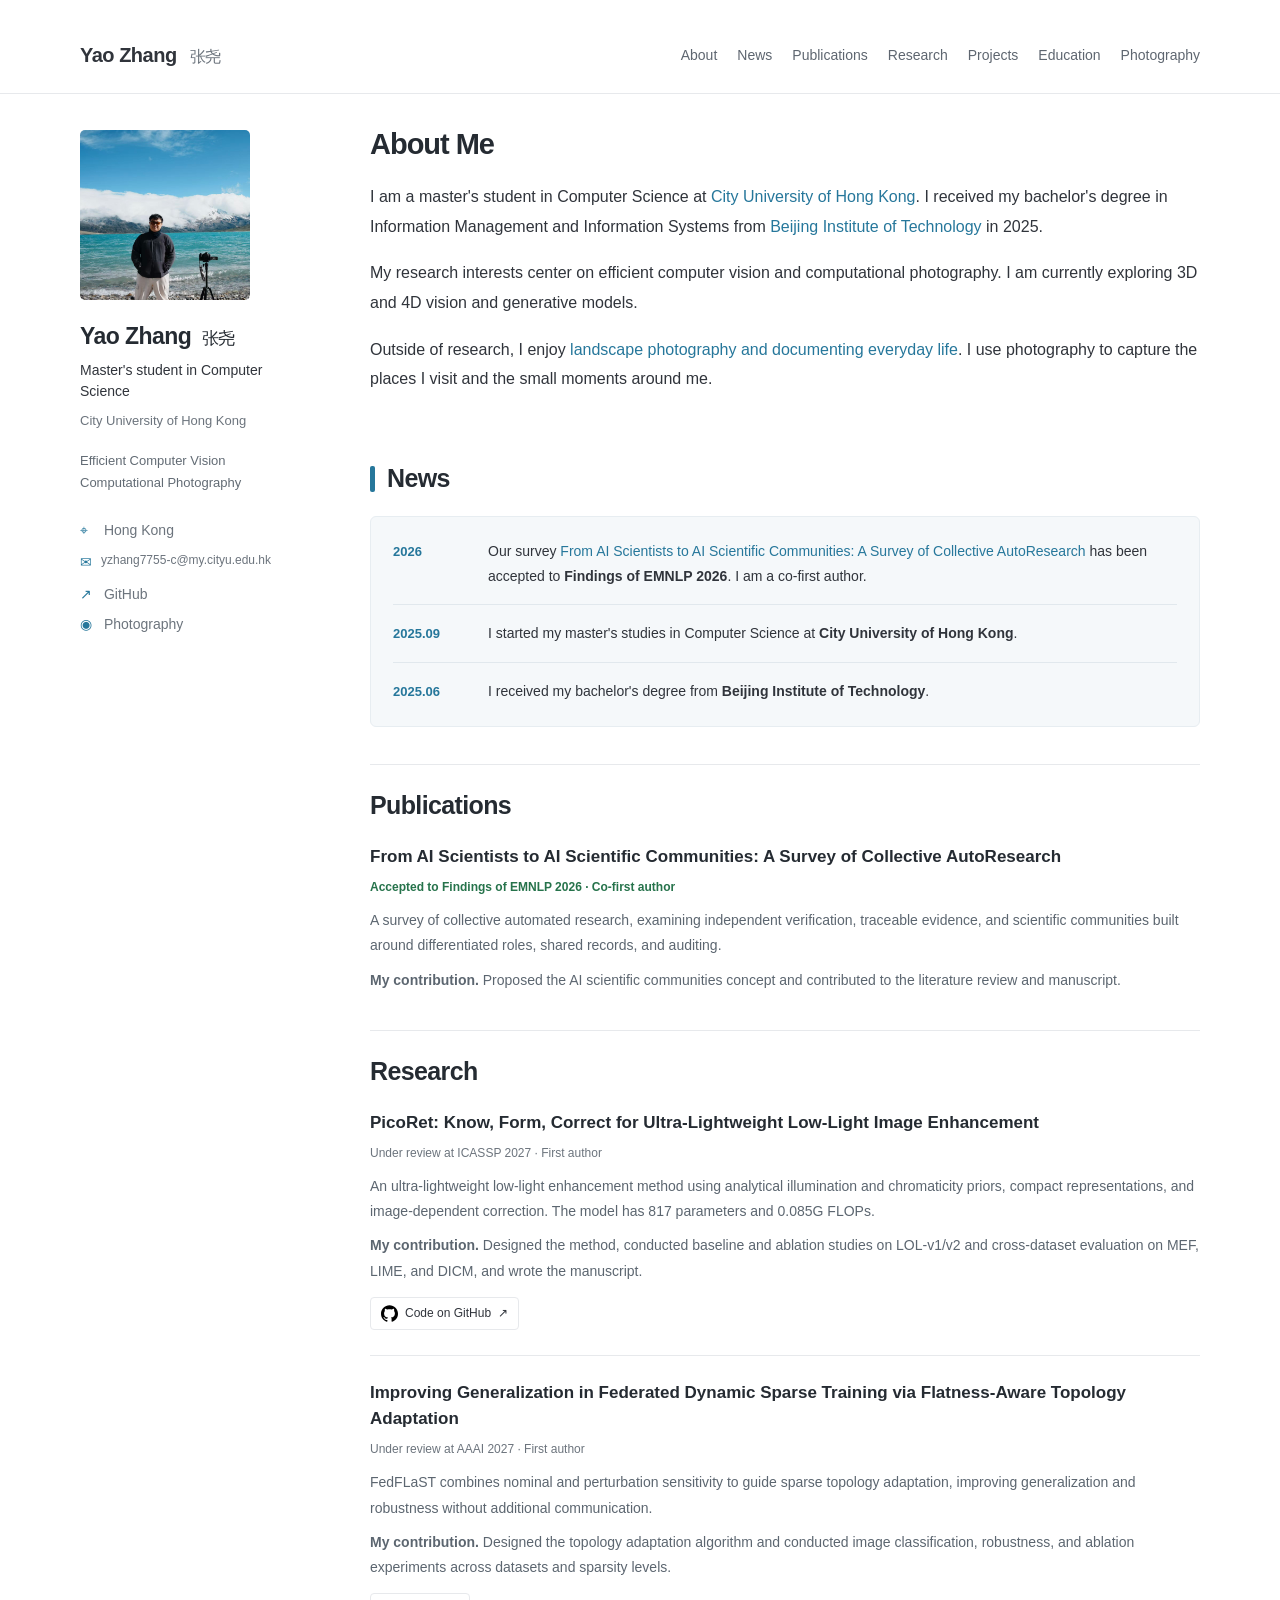
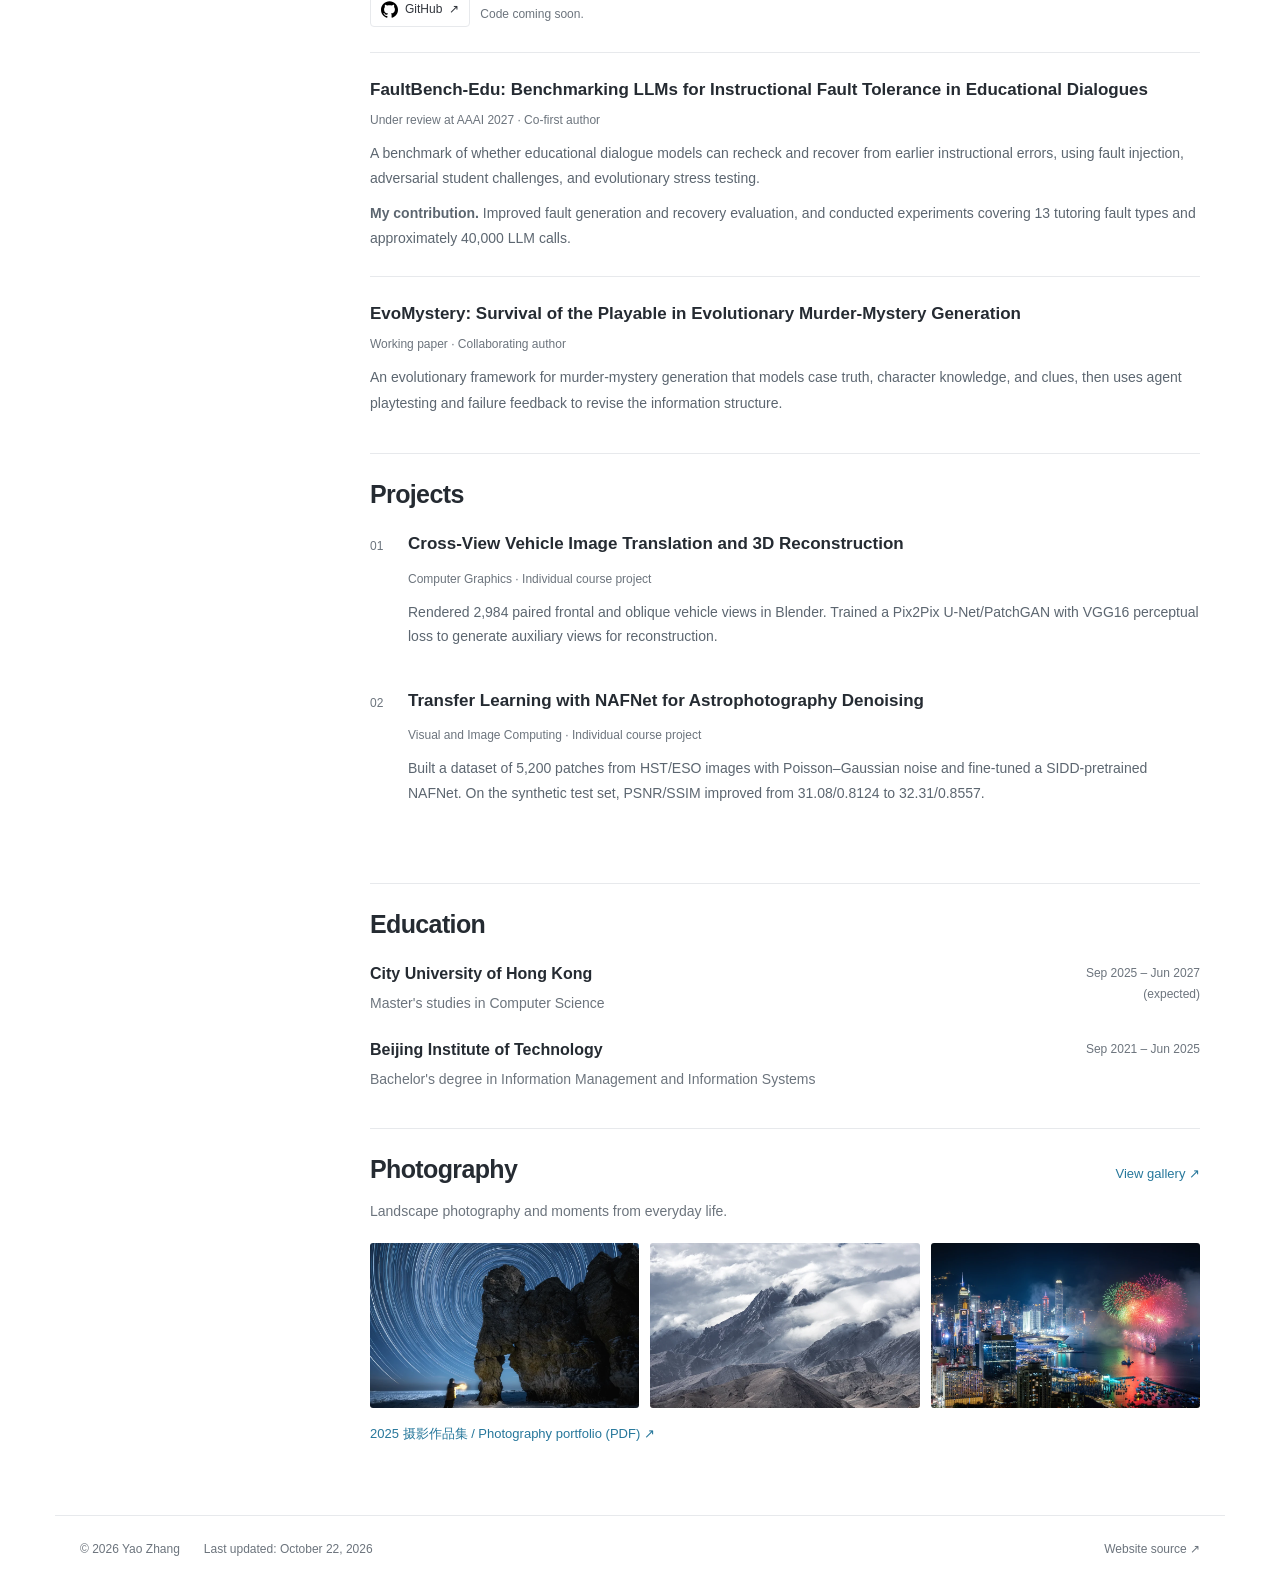
<file: research/index.html>
<!DOCTYPE html><html lang="en"><head><meta charset="utf-8"><meta http-equiv="refresh" content="0;url=../#research"><meta name="viewport" content="width=device-width,initial-scale=1"><link rel="canonical" href="https://chris-yz888.github.io/#research"><title>Research · Yao Zhang</title></head><body><p><a href="../#research">View publications and research on the homepage.</a></p></body></html>
</file>
<file: assets/css/academic.css>
:root{--ink:#30343b;--muted:#6c747d;--accent:#26779b;--line:#e7e9ec;--soft:#f5f8fa;--max:1170px}
*{box-sizing:border-box}html{scroll-behavior:smooth;scroll-padding-top:100px}body{margin:0;background:#fff;color:var(--ink);font:16px/1.75 -apple-system,BlinkMacSystemFont,"Segoe UI",Arial,"Microsoft YaHei",sans-serif}a{color:var(--accent);text-decoration:none}a:hover{text-decoration:underline}img{display:block;max-width:100%}button{font:inherit}h1,h2,h3{line-height:1.35;color:#252b32}p{margin:0 0 17px}h1{font-size:29px;letter-spacing:-.035em;margin:0 0 22px}h2{font-size:25px;letter-spacing:-.025em;margin:0 0 21px}h3{font-size:17px;margin:0 0 8px}section[id],article[id]{scroll-margin-top:100px}
.site-header{position:sticky;top:0;z-index:20;background:#fffffff5;border-bottom:1px solid var(--line);backdrop-filter:blur(10px)}.header-inner{max-width:var(--max);margin:auto;min-height:76px;display:flex;align-items:center;justify-content:space-between;gap:24px;padding:12px 25px}.brand{font-size:20px;font-weight:700;letter-spacing:-.025em;color:var(--ink);white-space:nowrap}.brand span{margin-left:8px;font-size:16px;font-weight:400;color:var(--muted)}nav{display:flex;gap:26px;flex-wrap:wrap}nav a{font-size:14px;color:#5e6670;padding:5px 0}nav a:hover,nav a[aria-current]{color:var(--accent)}
.academic-layout{max-width:var(--max);display:grid;grid-template-columns:225px minmax(0,1fr);gap:65px;margin:auto;padding:48px 25px 70px}.profile{align-self:start;position:sticky;top:113px;font-size:14px}.portrait{width:170px;height:210px;object-fit:cover;object-position:center;border-radius:5px;margin-bottom:21px}.profile h2{font-size:23px;margin:0 0 8px}.profile h2 span{font-size:17px;font-weight:400;margin-left:5px}.profile-role{line-height:1.5;margin-bottom:9px}.affiliation{color:var(--muted);font-size:13px;line-height:1.55}.profile-interests{font-size:13px;line-height:1.7;color:#626b74;margin-top:19px}.profile-links{list-style:none;padding:0;margin:21px 0 0;line-height:2.2;color:var(--muted)}.profile-links a{color:inherit}.profile-links a:hover{color:var(--accent)}.profile-links span{display:inline-block;width:20px;color:var(--accent)}main{min-width:0}.about-section{padding-bottom:18px}.about-section p{font-size:16px;line-height:1.85}.content-section{margin-top:37px;padding-top:24px;border-top:1px solid var(--line)}
.news-section{margin-top:19px;border-top:0;padding-top:8px}.news-section h2{display:flex;align-items:center;gap:12px}.news-section h2:before{content:"";width:5px;height:26px;background:var(--accent);border-radius:2px}.news-list{list-style:none;padding:0;margin:0;background:var(--soft);border:1px solid #e7edf1;border-radius:6px;padding:6px 22px}.news-list li{display:grid;grid-template-columns:78px 1fr;gap:17px;padding:16px 0;border-bottom:1px solid #e1e8ed}.news-list li:last-child{border-bottom:0}.news-list p{margin:0;line-height:1.75;font-size:14px}.news-date{font-size:13px;font-weight:650;color:var(--accent);padding-top:2px;font-variant-numeric:tabular-nums}
.publication{padding:0 0 25px;margin:0 0 24px;border-bottom:1px solid var(--line)}.publication:last-child{border:0;margin-bottom:0;padding-bottom:0}.publication h3{font-size:17px;line-height:1.5;font-weight:650;margin-bottom:8px}.publication-status{display:block;font-size:12px;color:var(--muted);margin-bottom:10px}.publication-status.accepted{color:#26734b;font-weight:600}.publication p{font-size:14px;line-height:1.8;margin:0 0 9px;color:#5c6670}.publication p:last-child{margin-bottom:0}.project{padding:0 0 24px;display:grid;grid-template-columns:28px 1fr;gap:10px}.project-index{font-size:12px;color:var(--muted);padding-top:3px}.project small{font-size:12px;color:var(--muted)}.project p{margin-top:8px;font-size:14px;color:#5c6670}.education-entry{display:flex;justify-content:space-between;gap:25px;margin-bottom:24px}.education-entry h3{font-size:16px;margin-bottom:6px}.education-entry p{font-size:14px;color:var(--muted);margin:0}.education-entry>span{font-size:12px;white-space:nowrap;text-align:right;color:var(--muted)}.plain-list{padding-left:21px;font-size:14px}.plain-list li{padding-bottom:6px}.section-heading{display:flex;justify-content:space-between;gap:20px;align-items:baseline}.section-heading>a{font-size:13px;white-space:nowrap}.section-heading h2{margin-bottom:12px}.content-section>p{font-size:14px;color:var(--muted)}.photo-preview{display:grid;grid-template-columns:repeat(3,minmax(0,1fr));gap:11px;margin-top:19px}.photo-preview img{width:100%;height:165px;object-fit:cover;border-radius:3px}.photo-preview a:hover{opacity:.88}.footer{max-width:var(--max);margin:auto;padding:23px 25px 35px;border-top:1px solid var(--line);display:flex;justify-content:space-between;font-size:12px;color:var(--muted)}.footer a{color:inherit}
.eyebrow{font-size:11px!important;letter-spacing:.16em;color:var(--muted);font-weight:600;margin-bottom:14px}.social-profile{background:var(--soft);border:1px solid var(--line);border-radius:6px;padding:22px;margin:13px 0 28px}.social-profile h2{font-size:20px;margin:0 0 7px}.social-profile p{font-size:13px;color:var(--muted);margin-bottom:17px}.social-handles{display:flex;gap:12px;list-style:none;margin:0;padding:0;flex-wrap:wrap}.social-handles li{flex:1;min-width:135px;background:white;border:1px solid var(--line);border-radius:4px;padding:11px 13px;font-size:13px}.social-handles span{display:block;color:var(--muted);font-size:11px}.social-handles strong{font-weight:600}.social-handles a{display:block}.gallery-note{font-size:12px;color:var(--muted);margin-bottom:20px}.masonry{columns:2 220px;column-gap:18px}.gallery-item{break-inside:avoid;display:inline-block;width:100%;vertical-align:top;margin:0 0 24px}.photo-open{border:0;padding:0;background:none;width:100%;cursor:zoom-in;text-align:left;position:relative;overflow:hidden;border-radius:3px}.photo-open img{width:100%;height:auto;transition:transform .25s}.photo-open:hover img{transform:scale(1.02)}.zoom-indicator{position:absolute;right:10px;top:10px;border-radius:50%;background:#ffffffe8;width:28px;height:28px;display:grid;place-items:center;opacity:0}.photo-open:hover .zoom-indicator,.photo-open:focus-visible .zoom-indicator{opacity:1}.gallery-item figcaption{display:flex;flex-direction:column;line-height:1.6;padding-top:6px}.gallery-item figcaption strong{font-size:12px;font-weight:600}.gallery-item figcaption span{font-size:10px;color:var(--muted)}.lightbox{border:0;border-radius:5px;background:#171a1d;padding:40px;max-width:min(96vw,1250px);max-height:95vh;color:#eee}.lightbox::backdrop{background:#0c0e0de8}.lightbox img{width:auto;max-width:100%;max-height:75vh;margin:auto;object-fit:contain}.lightbox-close{position:absolute;top:2px;right:12px;border:0;background:none;color:white;font-size:32px;cursor:pointer}.lightbox-caption{font-size:13px;text-align:center;margin:14px 0 0}.skip{position:absolute;left:-9999px;top:8px;background:white;padding:9px}.skip:focus{left:8px;z-index:50}:focus-visible{outline:2px solid var(--accent);outline-offset:4px}
@media(min-width:1400px){.academic-layout{gap:75px}}@media(max-width:900px){.academic-layout{grid-template-columns:190px minmax(0,1fr);gap:35px}.header-inner{gap:16px}nav{gap:17px}.portrait{width:155px;height:195px}.profile h2{font-size:21px}.profile h2 span{display:block;margin:5px 0 0}.photo-preview img{height:130px}}
@media(max-width:680px){html{scroll-padding-top:135px}.header-inner{padding:14px 20px;display:block}.brand{font-size:19px}nav{gap:18px;margin-top:10px;flex-wrap:nowrap;overflow-x:auto}nav a{font-size:12px;white-space:nowrap}.academic-layout{display:block;padding:27px 20px 45px}.profile{position:static;display:grid;grid-template-columns:95px 1fr;column-gap:19px;margin-bottom:32px;padding-bottom:23px;border-bottom:1px solid var(--line)}.profile>a{grid-column:1;grid-row:1/5}.portrait{width:95px;height:120px;margin:0}.profile h2{grid-column:2;font-size:21px;margin:0 0 4px}.profile h2 span{display:inline;margin-left:5px;font-size:15px}.profile-role{grid-column:2;font-size:12px;margin-bottom:5px}.affiliation{grid-column:2;font-size:12px;margin-bottom:6px}.profile-interests{grid-column:1/-1;margin:16px 0 0}.profile-links{grid-column:1/-1;display:flex;flex-wrap:wrap;gap:5px 18px;margin:12px 0 0;font-size:12px}.profile-links span{width:16px}h1{font-size:25px}h2{font-size:23px}.about-section p{font-size:15px}.news-list{padding:3px 15px}.news-list li{grid-template-columns:61px 1fr;gap:11px}.news-date{font-size:12px}.news-list p{font-size:13px}.content-section{margin-top:29px}.education-entry{display:block}.education-entry>span{display:block;text-align:left;margin-top:7px}.photo-preview{gap:7px}.photo-preview img{height:120px}.masonry{columns:2 135px;column-gap:11px}.gallery-item{margin-bottom:19px}.social-profile{padding:17px}.social-handles{gap:8px}.social-handles li{min-width:125px}.lightbox{padding:33px 10px 18px}.footer{margin:0 20px;padding:20px 0 28px;gap:16px;font-size:11px}}
.social-identity{display:flex;align-items:center;gap:16px;margin-bottom:20px}.social-identity img{width:64px;height:64px;border-radius:50%;border:1px solid var(--line)}.social-identity p{margin-bottom:0}.social-handles .account-id{font-size:11px;overflow-wrap:anywhere;margin:5px 0 12px;color:var(--muted)}.social-handles a{font-size:12px}.copy-account{display:block;background:none;border:0;border-bottom:1px dotted #a7b7c3;color:var(--muted);padding:0;margin-top:6px;cursor:pointer;font-size:11px}.copy-account:hover{color:var(--accent)}.social-profile .copy-status{margin:12px 0 0;font-size:12px;min-height:0}.copy-status:empty{display:none}
.social-platform-links{display:flex;flex-wrap:wrap;gap:12px}.social-platform-links>a{display:flex;align-items:center;gap:11px;flex:1;min-width:155px;padding:14px 16px;background:white;border:1px solid var(--line);border-radius:5px;color:var(--ink);font-size:14px;transition:border-color .2s,background .2s}.social-platform-links>a:hover{border-color:#bdcbd5;background:#fbfdff;text-decoration:none}.social-platform-links img{width:25px;height:25px;object-fit:contain}.external-arrow{margin-left:auto;color:var(--muted);font-size:16px}.portfolio-link{display:inline-flex;align-items:center;gap:12px;padding:14px 19px;margin:7px 0 15px;border:1px solid #cbdbe5;border-radius:5px;background:var(--soft)}.portfolio-link:hover{background:#eaf2f7;text-decoration:none}.portfolio-link>span{display:flex;flex-direction:column;gap:2px}.portfolio-link strong{font-size:15px;font-weight:600}.portfolio-link>span>span{font-size:11px;color:var(--muted)}.portfolio-home{margin:15px 0 0!important;font-size:13px!important}
@media(max-width:680px){.social-platform-links{gap:8px}.social-platform-links>a{min-width:125px;padding:12px;font-size:13px}.social-platform-links img{width:23px;height:23px}.portfolio-link{margin-bottom:5px}}
.academic-intro,.photo-introduction{display:block;float:none;padding:0 0 24px;background:transparent;border:0;border-radius:0}.academic-intro>h1,.photo-introduction>h1{display:block;margin:0 0 18px;width:auto}.academic-intro>p,.photo-introduction>p{display:block;float:none;width:auto;max-width:100%;margin:0 0 17px;line-height:1.85}.photo-introduction>p{color:#5c6670}.photo-introduction .portfolio-line{margin-top:23px;font-size:14px}.portfolio-updated{display:block;margin-top:5px;color:var(--muted);font-size:12px}.footer{flex-wrap:wrap;gap:8px 24px;align-items:baseline}.site-updated{color:var(--muted);font-size:12px}.footer>a{margin-left:auto}
@media(max-width:680px){.footer{display:flex;flex-direction:column;align-items:flex-start;gap:5px}.footer>a{margin-left:0}.photo-introduction{padding-bottom:12px}.academic-intro>p{font-size:15px}}
.profile-links .profile-email{display:flex;align-items:flex-start;gap:5px;line-height:1.6;padding:5px 0}.profile-links .email-symbol{width:16px;flex:none}.profile-links .email-address{display:inline;width:auto;color:inherit;font-size:12px;overflow-wrap:anywhere;user-select:text}.research-code{margin-top:13px!important}.github-code{display:inline-flex;align-items:center;gap:7px;font-size:12px;font-weight:500;padding:5px 10px;border:1px solid var(--line);border-radius:4px;color:var(--ink)}.github-code:hover{background:var(--soft);text-decoration:none}.github-code img{width:17px;height:17px}.header-inner nav{gap:20px}
@media(max-width:900px){.header-inner nav{gap:13px}.header-inner nav a{font-size:12px}}
@media(max-width:680px){.header-inner nav{gap:18px}.profile-links .profile-email{padding:0}.profile-links .email-address{font-size:12px}}
.code-note{font-size:12px;color:var(--muted);margin-left:10px}
.portrait.portrait-lifestyle{width:170px;height:170px;object-fit:cover;object-position:center}
@media(max-width:900px){.portrait.portrait-lifestyle{width:155px;height:155px}}
@media(max-width:680px){.portrait.portrait-lifestyle{width:95px;height:95px}}
@media(prefers-reduced-motion:reduce){html{scroll-behavior:auto}*,*:before,*:after{transition:none!important}}
</file>
